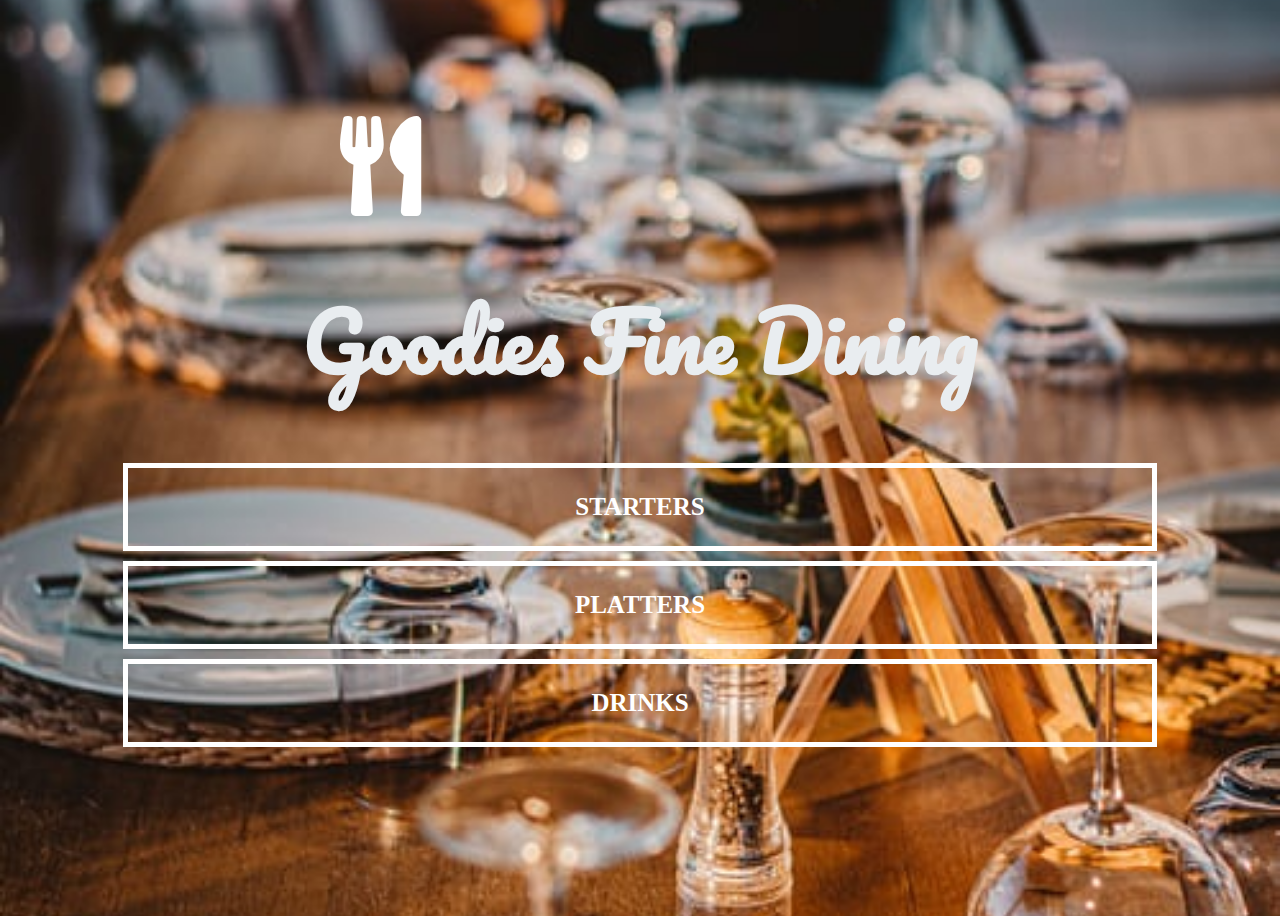
<file: index.html>
<!DOCTYPE html>
<html>

<head>
    <title>Restaurant Menu</title>
    <link rel="stylesheet" href="style.css">
    <link rel="stylesheet" href="fontAwesome/css/all.css">
    <link rel="preconnect" href="https://fonts.googleapis.com">
    <link rel="preconnect" href="https://fonts.gstatic.com" crossorigin>
    <link href="https://fonts.googleapis.com/css2?family=Pacifico&display=swap" rel="stylesheet">
</head>

<body class="body-home">
    <div id="home">

        <ol>
            <i class="fas fa-utensils" style="color: white; font-size: 100px; text-align: center; padding: 100px 100px 0px 300px;"></i>
        </ol>

        <h1 style="font-family: 'Pacifico', cursive; color: rgb(233, 237, 240); font-weight: bolder; font-size: 80px; text-align: center;">Goodies Fine Dining</h1>
        <div class=" home-menu ">
            <a href="starters.html" class="home-menu-item ">
                <p>Starters</p>
            </a>

            <a href="platters.html" class="home-menu-item ">
                <p>Platters</p>
            </a>

            <a href="drinks.html" class="home-menu-item ">
                <p>Drinks</p>
            </a>


        </div>


    </div>
</body>

</html>
</file>
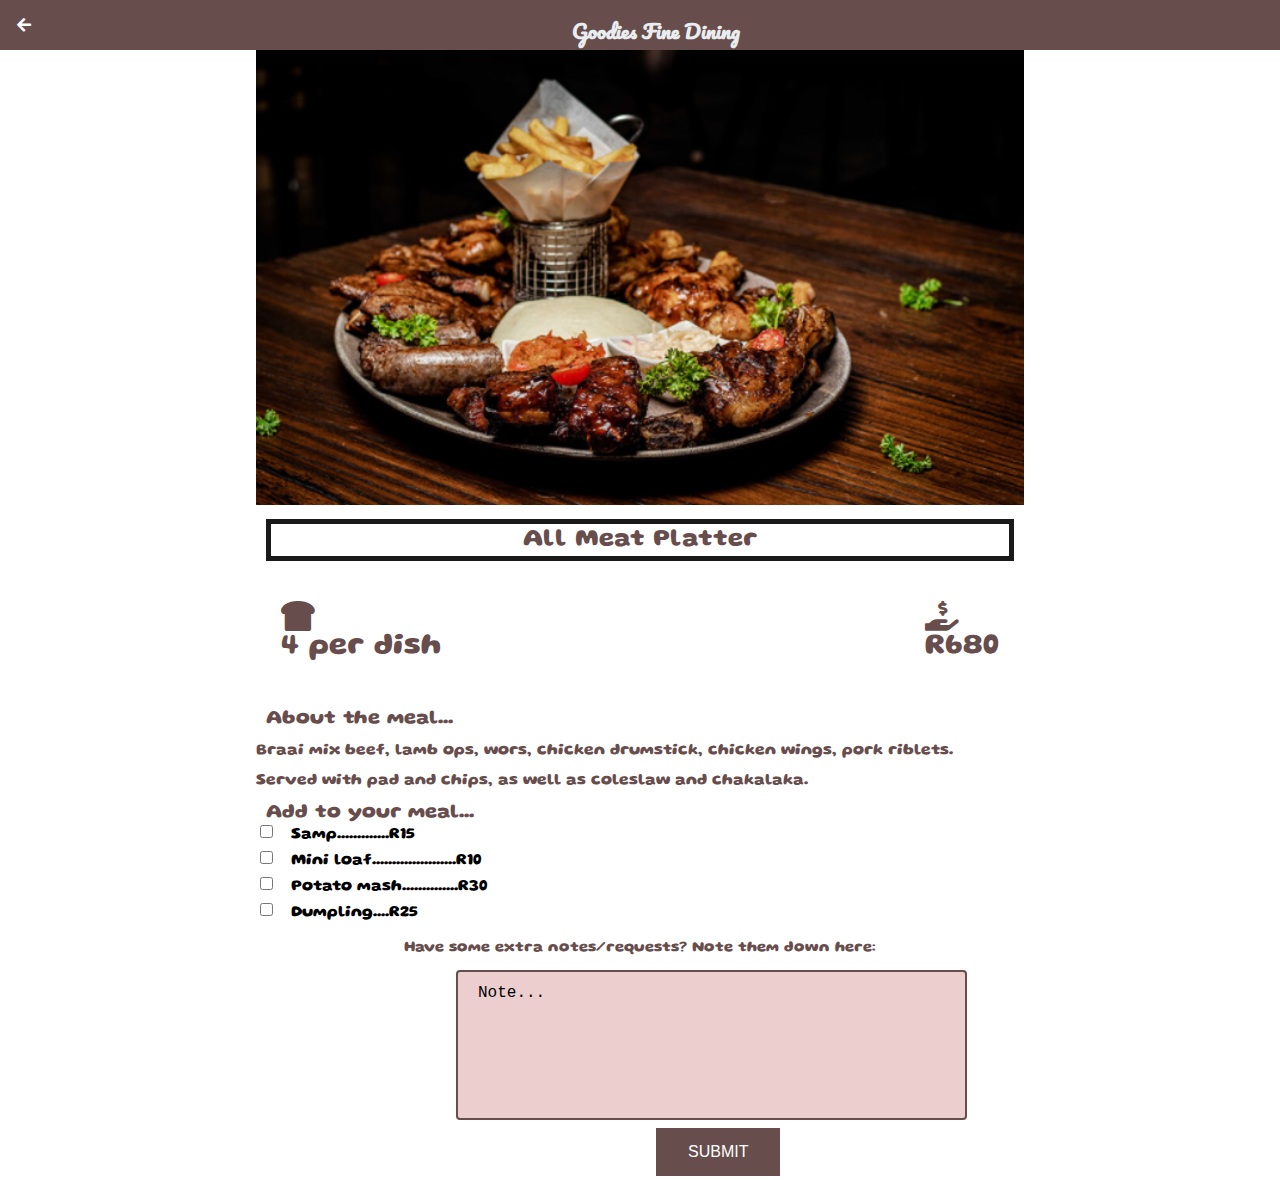
<file: allMeatPlatter.html>
<!DOCTYPE html>
<html>

<head>
    <title>Restaurant Menu | Platters | All Meat Platter</title>
    <link rel="stylesheet" href="style.css">
    <link rel="stylesheet" href="fontAwesome/css/all.css">
    <link rel="preconnect" href="https://fonts.googleapis.com">
    <link rel="preconnect" href="https://fonts.gstatic.com" crossorigin>
    <link href="https://fonts.googleapis.com/css2?family=Pacifico&display=swap" rel="stylesheet">


    <link rel="preconnect" href="https://fonts.googleapis.com">
    <link rel="preconnect" href="https://fonts.gstatic.com" crossorigin>
    <link href="https://fonts.googleapis.com/css2?family=Gluten:wght@100&family=Pacifico&display=swap" rel="stylesheet">


    <style>
        p,
        h1,
        h2,
        h3 {
            font-family: 'Gluten', cursive;
            color: rgb(104, 77, 77);
        }
    </style>
</head>

<body class="body-recipes">

    <div class="header">
        <a href="platters.html">
            <i class="fas fa-arrow-left"></i>
        </a>

        <h1 style="font-family: 'Pacifico', cursive; color: rgb(233, 237, 240); font-weight: bolder; font-size: 20px; text-align: center; ">Goodies Fine Dining</h1>

    </div>

    <div id="recipe">

        <div class="recipe-details">
            <img src="images/allmeatplatter.PNG">

            <h1>All Meat Platter</h1>

            <div class="recipe-details-info">
                <p>
                    <p><b><i class="fas fa-bread-slice"></i><br><span>4 per dish</span></p>
                <p style="float: right;"><i class="fas fa-hand-holding-usd"></i>
                    <br><span>R680</span></p>
            </div>

            <div class="recipe-details-steps">
                <h2>About the meal...</h2>

                <p>Braai mix beef, lamb ops, wors, chicken drumstick, chicken wings, pork riblets.</p>
            <p>Served with pad and chips, as well as coleslaw and chakalaka.</p></div>

            <div class="recipe-details-ingredients">
                <h2>Add to your meal...</h2>

                <input id="check-02" type="checkbox">
                <label for="check-02">Samp.............R15</label>
                <br>
                <input id="check-03" type="checkbox">
                <label for="check-03">Mini loaf.....................R10</label>
                <br>
                <input id="check-04" type="checkbox">
                <label for="check-04">Potato mash..............R30</label>
                <br>
                <input id="check-05" type="checkbox">
                <label for="check-05">Dumpling....R25</label>
            </div>

            <h3 style="text-align: center; font-size: 15px;">Have some extra notes/requests? Note them down here:</h3>
            <form style="padding-left: 200px;">
                <textarea>Note...</textarea>
            </form>
            <a href="thankyou.html"><button class="button button1" style="margin-left: 400px;">SUBMIT</button></a>

        </div>
    </div>
</body>



</html>
</file>
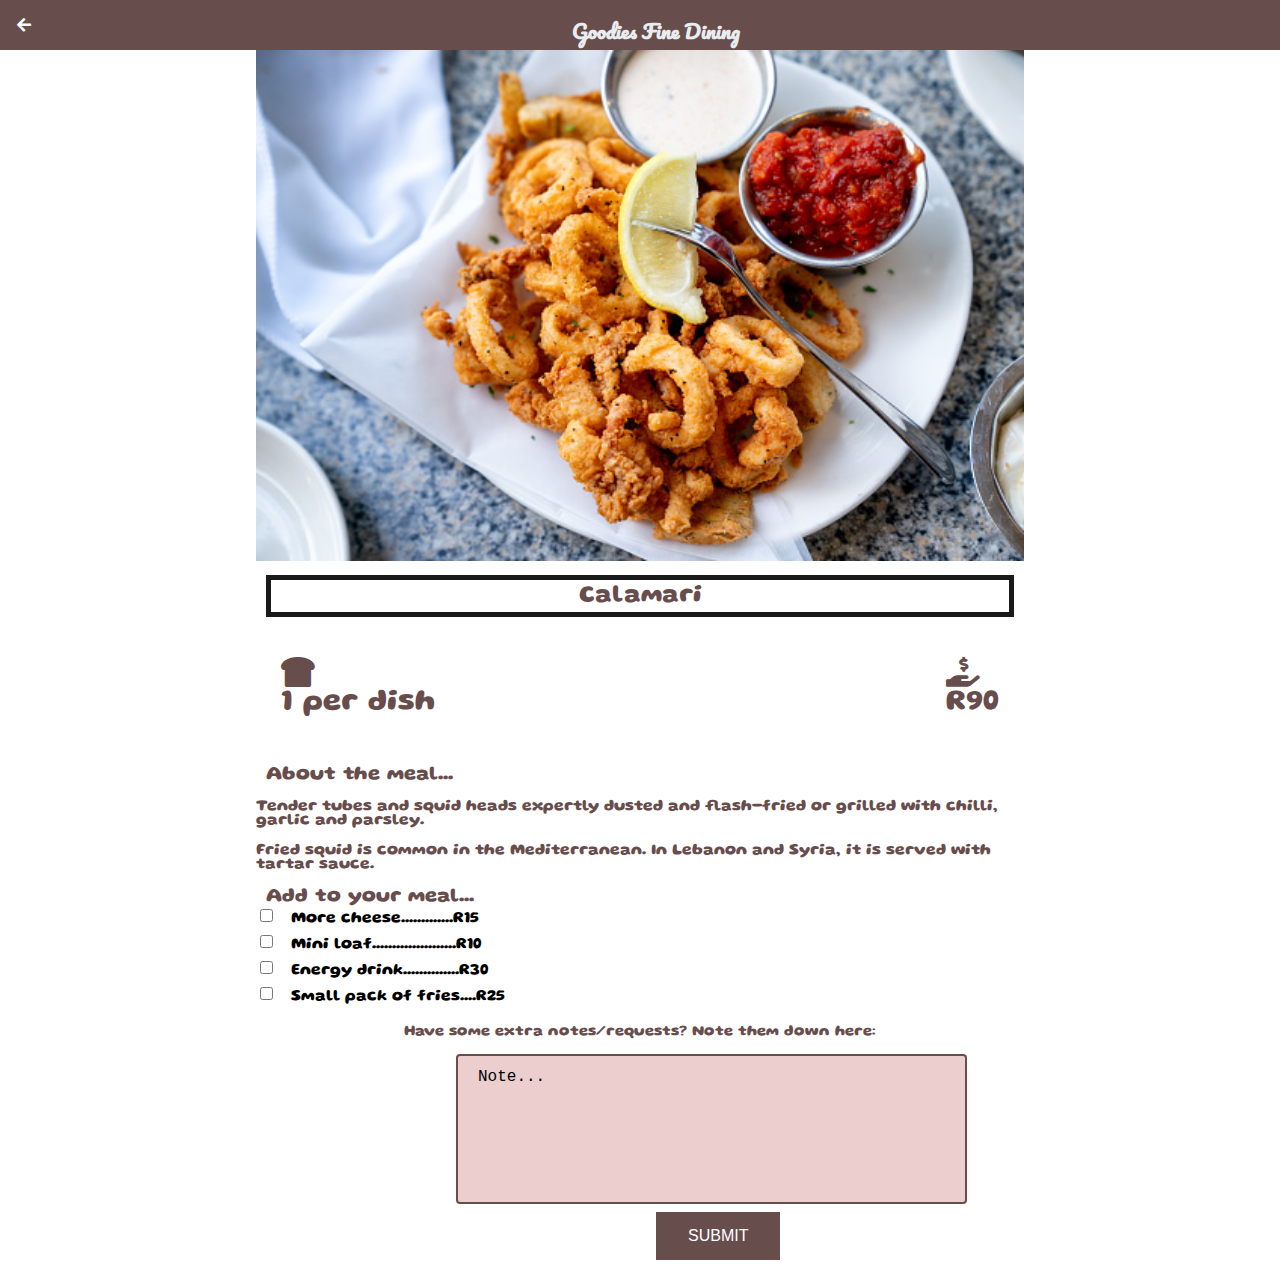
<file: calamari.html>
<!DOCTYPE html>
<html>

<head>
    <title>Restaurant Menu | Starters | Calamari</title>
    <link rel="stylesheet" href="style.css">
    <link rel="stylesheet" href="fontAwesome/css/all.css">
    <link rel="preconnect" href="https://fonts.googleapis.com">
    <link rel="preconnect" href="https://fonts.gstatic.com" crossorigin>
    <link href="https://fonts.googleapis.com/css2?family=Pacifico&display=swap" rel="stylesheet">


    <link rel="preconnect" href="https://fonts.googleapis.com">
    <link rel="preconnect" href="https://fonts.gstatic.com" crossorigin>
    <link href="https://fonts.googleapis.com/css2?family=Gluten:wght@100&family=Pacifico&display=swap" rel="stylesheet">


    <style>
        p,
        h1,
        h2,
        h3 {
            font-family: 'Gluten', cursive;
            color: rgb(104, 77, 77);
        }
    </style>
</head>

<body class="body-recipes">

    <div class="header">
        <a href="starters.html">
            <i class="fas fa-arrow-left"></i>
        </a>

        <h1 style="font-family: 'Pacifico', cursive; color: rgb(233, 237, 240); font-weight: bolder; font-size: 20px; text-align: center; ">Goodies Fine Dining</h1>

    </div>

    <div id="recipe">

        <div class="recipe-details">
            <img src="images/calamari.jpg">

            <h1>Calamari</h1>

            <div class="recipe-details-info">
                <p>
                    <p><b><i class="fas fa-bread-slice"></i><br><span>1 per dish</span></p>
                <p style="float: right;"><i class="fas fa-hand-holding-usd"></i>
                    <br><span>R90</span></p>
            </div>

            <div class="recipe-details-steps">
                <h2>About the meal...</h2>

                <p>Tender tubes and squid heads expertly dusted and flash-fried
                    or grilled with chilli, garlic and parsley.</p>
                <p>Fried squid is common in the Mediterranean. In Lebanon and Syria, it is served with tartar sauce.</p>
            </div>

            <div class="recipe-details-ingredients">
                <h2>Add to your meal...</h2>

                <input id="check-02" type="checkbox">
                <label for="check-02">More cheese.............R15</label>
                <br>
                <input id="check-03" type="checkbox">
                <label for="check-03">Mini loaf.....................R10</label>
                <br>
                <input id="check-04" type="checkbox">
                <label for="check-04">Energy drink..............R30</label>
                <br>
                <input id="check-05" type="checkbox">
                <label for="check-05">Small pack of fries....R25</label>
            </div>

            <h3 style="text-align: center; font-size: 15px;">Have some extra notes/requests? Note them down here:</h3>
            <form style="padding-left: 200px;">
                <textarea>Note...</textarea>
            </form>
            <a href="thankyou.html"><button class="button button1" style="margin-left: 400px;">SUBMIT</button></a>

        </div>
    </div>
</body>

</html>
</body>

</html>
</file>
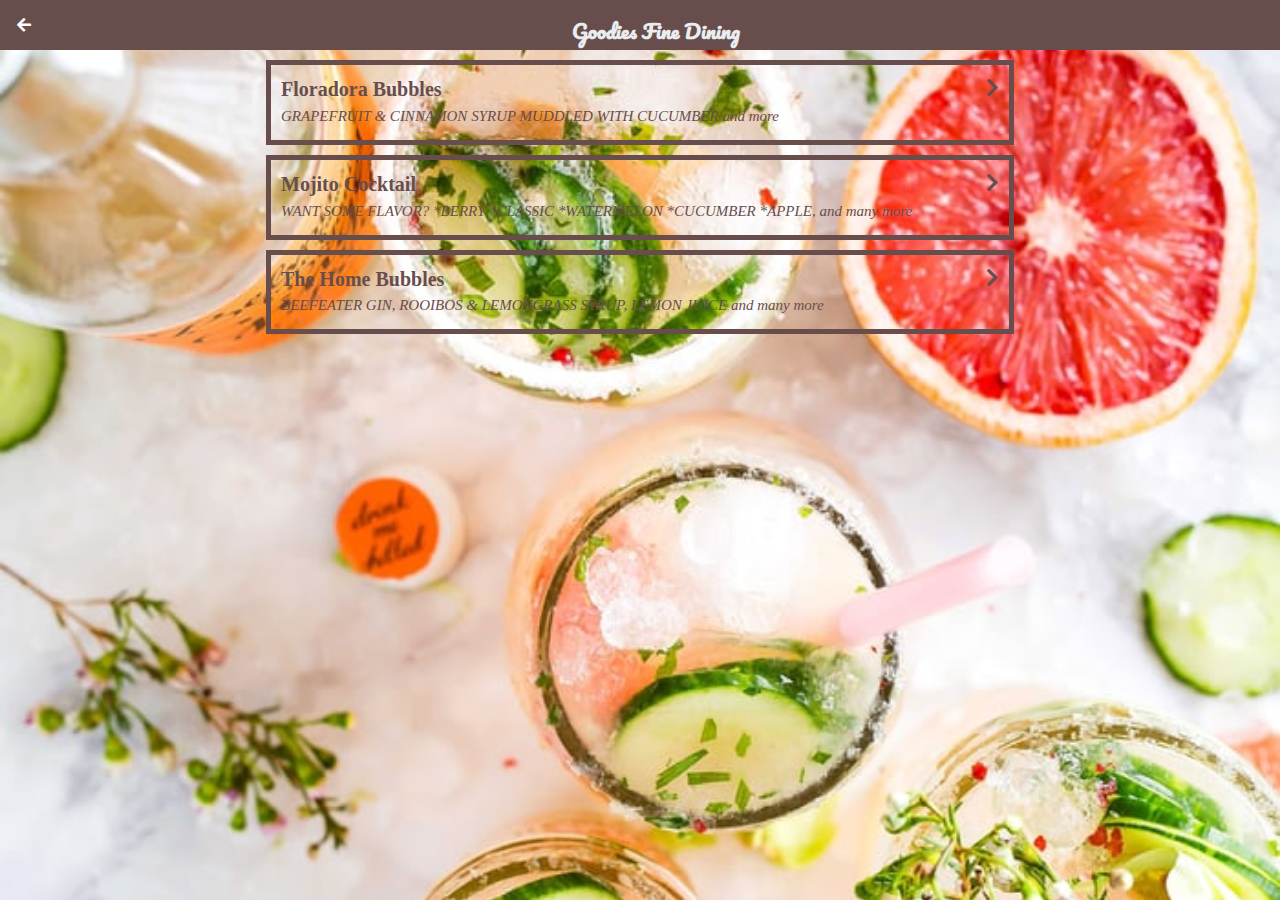
<file: drinks.html>
<!DOCTYPE html>
<html>

<head>
    <title>Restaurant Menu | Drinks</title>
    <link rel="stylesheet" href="style.css">
    <link rel="stylesheet" href="fontAwesome/css/all.css">
    <link rel="preconnect" href="https://fonts.googleapis.com">
    <link rel="preconnect" href="https://fonts.gstatic.com" crossorigin>
    <link href="https://fonts.googleapis.com/css2?family=Pacifico&display=swap" rel="stylesheet">
    <link rel="stylesheet" href="fontAwesome/css/all.css">

</head>

<body class="body-meals " style="background-image: url('images/drinks.jpg');">

    <div class="header">
        <a href="index.html">
            <i class="fas fa-arrow-left"></i>
        </a>

        <h1 style="font-family: 'Pacifico', cursive; color: rgb(233, 237, 240); font-weight: bolder; font-size: 20px; text-align: center; ">Goodies Fine Dining</h1>

    </div>

    <div id="meals">

        <div class="meals-list">

            <a href="floradora.html">
                <div class="meals-list-item">
                    <h1>Floradora Bubbles<i class="fas fa-chevron-right"></i></i>
                    </h1>

                    <p>GRAPEFRUIT & CINNAMON SYRUP MUDDLED WITH CUCUMBER and more</p>
                </div>
            </a>

            <a href="mojito.html">
                <div class="meals-list-item">
                    <h1>Mojito Cocktail<i class="fas fa-chevron-right"></i></i>
                    </h1>

                    <p>WANT SOME FLAVOR? *BERRY *CLASSIC *WATERMELON *CUCUMBER *APPLE, and many more</p>
                </div>
            </a>

            <a href="homeBubbles.html">
                <div class="meals-list-item">
                    <h1>The Home Bubbles<i class="fas fa-chevron-right"></i></i>
                    </h1>

                    <p>BEEFEATER GIN, ROOIBOS & LEMONGRASS SYRUP, LEMON JUICE and many more</p>
                </div>
            </a>
        </div>
    </div>
</body>

</html>
</file>
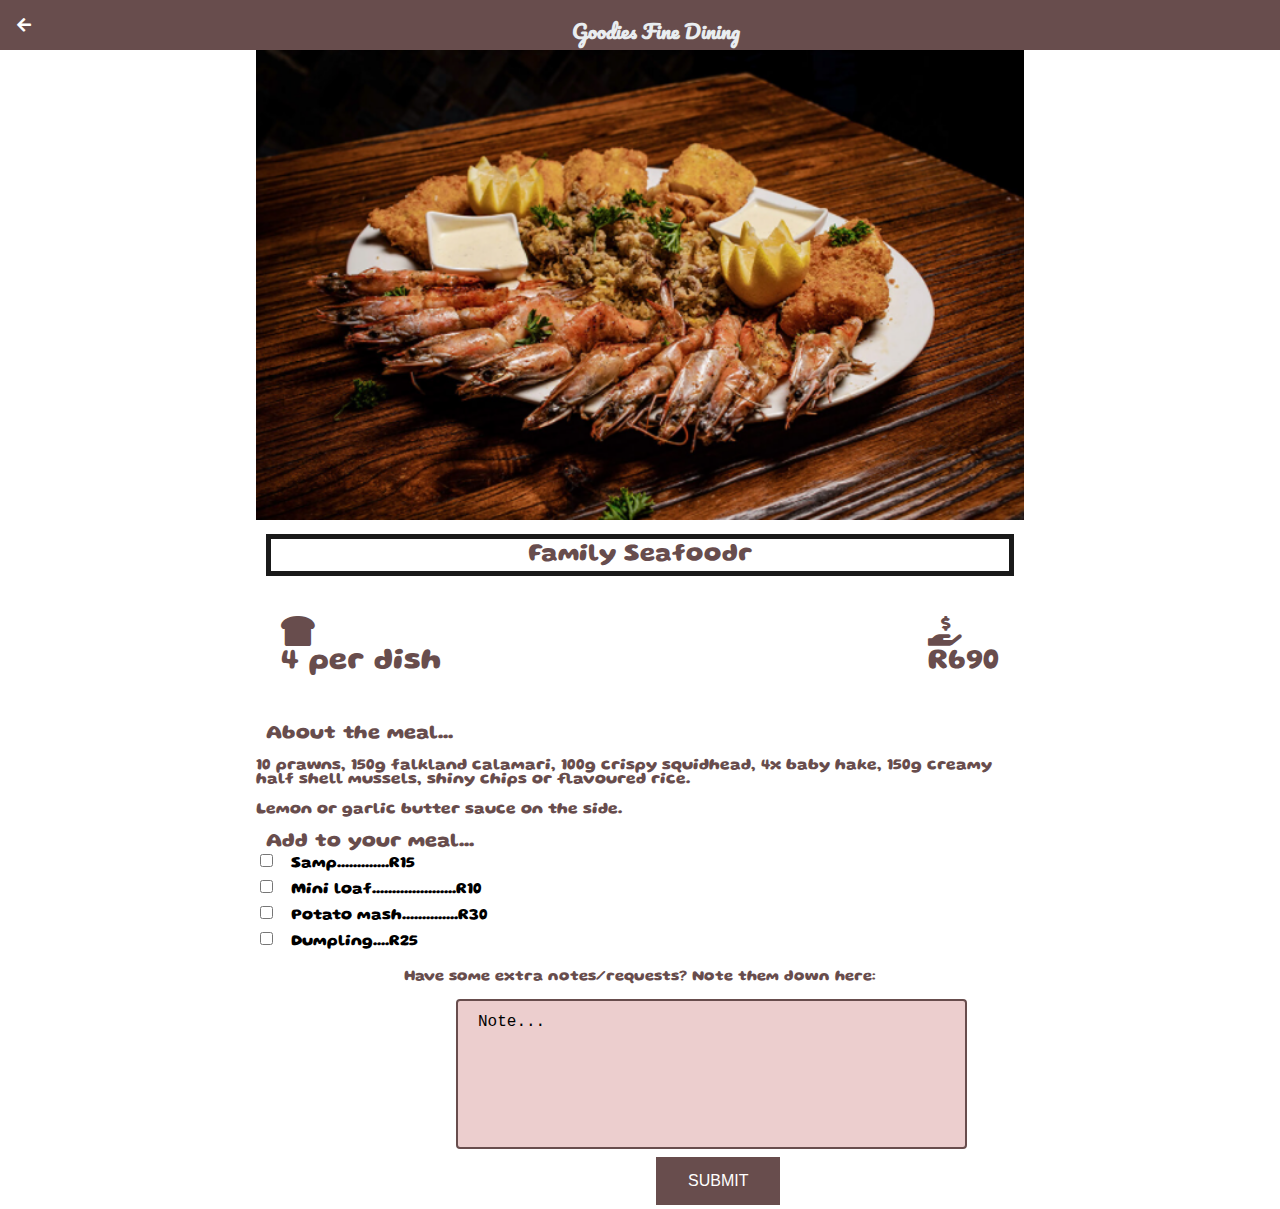
<file: familySeafood.html>
<!DOCTYPE html>
<html>

<head>
    <title>Restaurant Menu | Platters | Family Sea Food</title>
    <link rel="stylesheet" href="style.css">
    <link rel="stylesheet" href="fontAwesome/css/all.css">
    <link rel="preconnect" href="https://fonts.googleapis.com">
    <link rel="preconnect" href="https://fonts.gstatic.com" crossorigin>
    <link href="https://fonts.googleapis.com/css2?family=Pacifico&display=swap" rel="stylesheet">


    <link rel="preconnect" href="https://fonts.googleapis.com">
    <link rel="preconnect" href="https://fonts.gstatic.com" crossorigin>
    <link href="https://fonts.googleapis.com/css2?family=Gluten:wght@100&family=Pacifico&display=swap" rel="stylesheet">


    <style>
        p,
        h1,
        h2,
        h3 {
            font-family: 'Gluten', cursive;
            color: rgb(104, 77, 77);
        }
    </style>
</head>

<body class="body-recipes">

    <div class="header">
        <a href="platters.html">
            <i class="fas fa-arrow-left"></i>
        </a>

        <h1 style="font-family: 'Pacifico', cursive; color: rgb(233, 237, 240); font-weight: bolder; font-size: 20px; text-align: center; ">Goodies Fine Dining</h1>

    </div>

    <div id="recipe">

        <div class="recipe-details">
            <img src="images/familySeafood.PNG">

            <h1>Family Seafoodr</h1>

            <div class="recipe-details-info">
                <p>
                    <p><b><i class="fas fa-bread-slice"></i><br><span>4 per dish</span></p>
                <p style="float: right;"><i class="fas fa-hand-holding-usd"></i>
                    <br><span>R690</span></p>
            </div>

            <div class="recipe-details-steps">
                <h2>About the meal...</h2>

                <p>10 prawns, 150g falkland calamari, 100g crispy squidhead, 4x baby hake, 150g creamy half shell mussels, shiny chips or flavoured rice.</p>
        <p>Lemon or garlic butter sauce on the side.</p></div>

            <div class="recipe-details-ingredients">
                <h2>Add to your meal...</h2>

                <input id="check-02" type="checkbox">
                <label for="check-02">Samp.............R15</label>
                <br>
                <input id="check-03" type="checkbox">
                <label for="check-03">Mini loaf.....................R10</label>
                <br>
                <input id="check-04" type="checkbox">
                <label for="check-04">Potato mash..............R30</label>
                <br>
                <input id="check-05" type="checkbox">
                <label for="check-05">Dumpling....R25</label>
            </div>

            <h3 style="text-align: center; font-size: 15px;">Have some extra notes/requests? Note them down here:</h3>
            <form style="padding-left: 200px;">
                <textarea>Note...</textarea>
            </form>
            <a href="thankyou.html"><button class="button button1" style="margin-left: 400px;">SUBMIT</button></a>

        </div>
    </div>
</body>



</html>
</file>
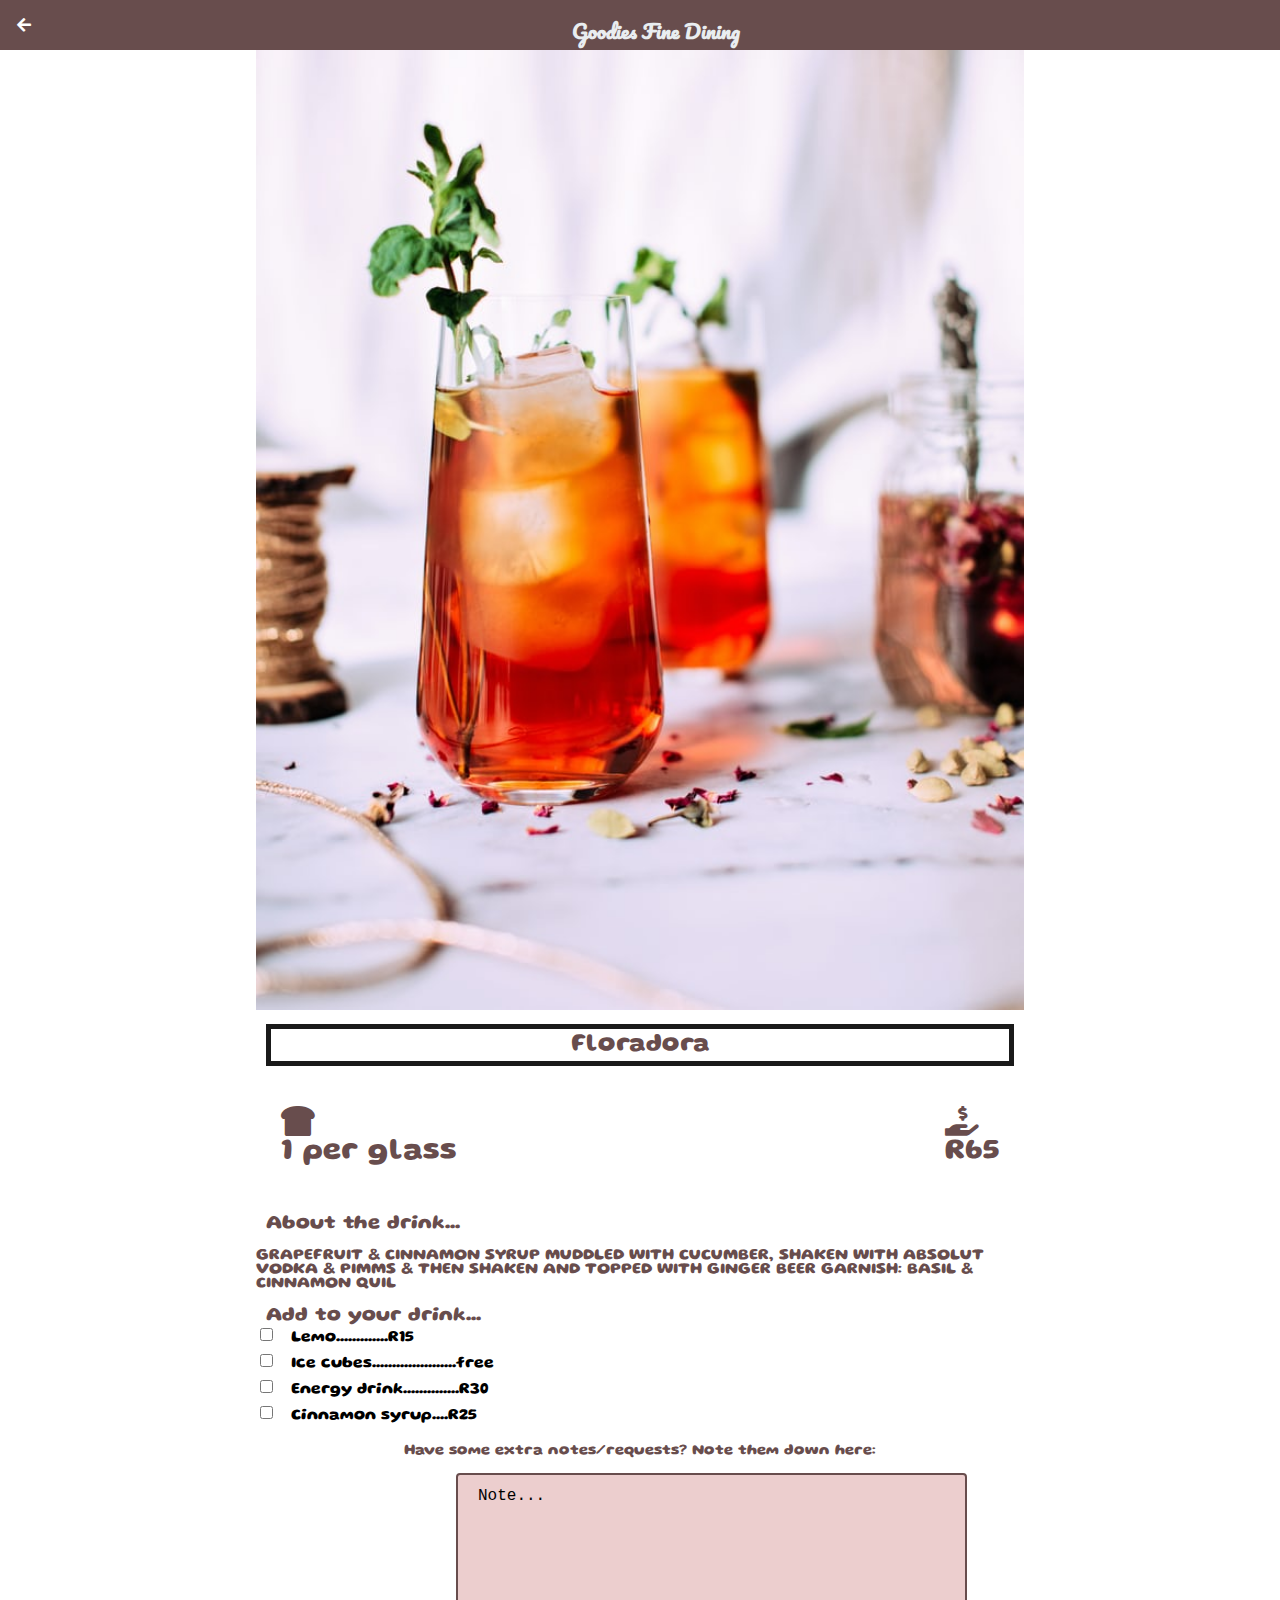
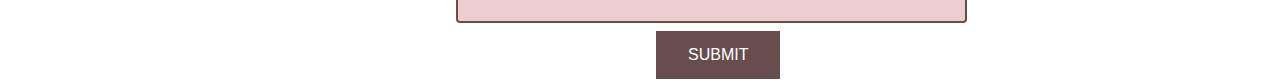
<file: floradora.html>
<!DOCTYPE html>
<html>

<head>
    <title>Restaurant Menu | Drinks | Floradora</title>
    <link rel="stylesheet" href="style.css">
    <link rel="stylesheet" href="fontAwesome/css/all.css">
    <link rel="preconnect" href="https://fonts.googleapis.com">
    <link rel="preconnect" href="https://fonts.gstatic.com" crossorigin>
    <link href="https://fonts.googleapis.com/css2?family=Pacifico&display=swap" rel="stylesheet">


    <link rel="preconnect" href="https://fonts.googleapis.com">
    <link rel="preconnect" href="https://fonts.gstatic.com" crossorigin>
    <link href="https://fonts.googleapis.com/css2?family=Gluten:wght@100&family=Pacifico&display=swap" rel="stylesheet">


    <style>
        p,
        h1,
        h2,
        h3 {
            font-family: 'Gluten', cursive;
            color: rgb(104, 77, 77);
        }
    </style>
</head>

<body class="body-recipes">

    <div class="header">
        <a href="drinks.html">
            <i class="fas fa-arrow-left"></i>
        </a>

        <h1 style="font-family: 'Pacifico', cursive; color: rgb(233, 237, 240); font-weight: bolder; font-size: 20px; text-align: center; ">Goodies Fine Dining</h1>

    </div>

    <div id="recipe">

        <div class="recipe-details">
            <img src="images/floradora.jpg">

            <h1>Floradora</h1>

            <div class="recipe-details-info">
                <p>
                    <p><b><i class="fas fa-bread-slice"></i><br><span>1 per glass</span></p>
                <p style="float: right;"><i class="fas fa-hand-holding-usd"></i>
                    <br><span>R65</span></p>
            </div>

            <div class="recipe-details-steps">
                <h2>About the drink...</h2>

                <p>GRAPEFRUIT & CINNAMON SYRUP MUDDLED WITH CUCUMBER, SHAKEN WITH ABSOLUT VODKA & PIMMS & THEN SHAKEN AND TOPPED WITH GINGER BEER GARNISH: BASIL & CINNAMON QUIL</p>
            </div>

            <div class="recipe-details-ingredients">
                <h2>Add to your drink...</h2>

                <input id="check-02" type="checkbox">
                <label for="check-02">Lemo.............R15</label>
                <br>
                <input id="check-03" type="checkbox">
                <label for="check-03">Ice cubes.....................free</label>
                <br>
                <input id="check-04" type="checkbox">
                <label for="check-04">Energy drink..............R30</label>
                <br>
                <input id="check-05" type="checkbox">
                <label for="check-05">Cinnamon syrup....R25</label>
            </div>

            <h3 style="text-align: center; font-size: 15px;">Have some extra notes/requests? Note them down here:</h3>
            <form style="padding-left: 200px;">
                <textarea>Note...</textarea>
            </form>
            <a href="thankyou.html"><button class="button button1" style="margin-left: 400px;">SUBMIT</button></a>

        </div>
    </div>
</body>

</html>
</body>

</html>
</file>
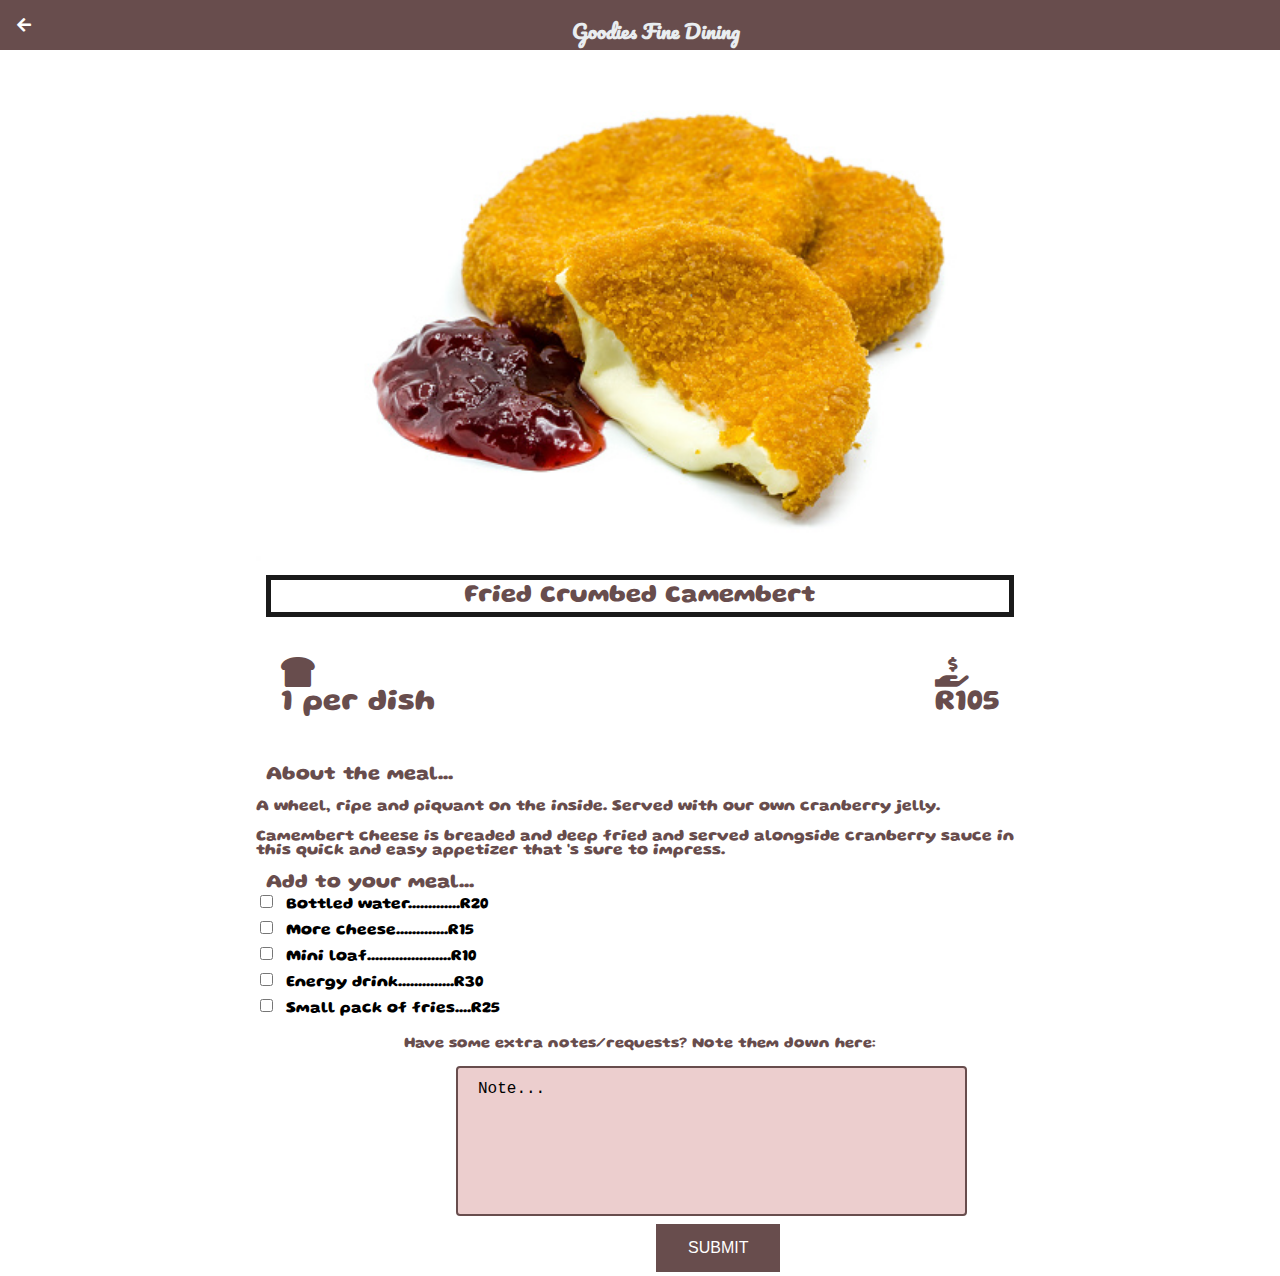
<file: friedCrumbedCamembert.html>
<!DOCTYPE html>
<html>

<head>
    <title>Restaurant Menu | Starters | Fried Crumbed Camembert</title>
    <link rel="stylesheet" href="style.css">
    <link rel="stylesheet" href="fontAwesome/css/all.css">
    <link rel="preconnect" href="https://fonts.googleapis.com">
    <link rel="preconnect" href="https://fonts.gstatic.com" crossorigin>
    <link href="https://fonts.googleapis.com/css2?family=Pacifico&display=swap" rel="stylesheet">

    <link rel="preconnect" href="https://fonts.googleapis.com">
    <link rel="preconnect" href="https://fonts.gstatic.com" crossorigin>
    <link href="https://fonts.googleapis.com/css2?family=Gluten:wght@100&family=Pacifico&display=swap" rel="stylesheet">

    <style>
        p,
        h1,
        h2,
        h3 {
            font-family: 'Gluten', cursive;
            color: rgb(104, 77, 77);
        }
    </style>
</head>

<body class="body-recipes">
    <div class="header"><a href="starters.html"><i class="fas fa-arrow-left"></i></a>
        <h1 style="font-family: 'Pacifico', cursive; color: rgb(233, 237, 240); font-weight: bolder; font-size: 20px; text-align: center; ">Goodies Fine Dining</h1>
    </div>
    <div id="recipe">
        <div class="recipe-details"><img src="images/friedCrumbedCamembert.jpg">
            <h1>Fried Crumbed Camembert</h1>
            <div class="recipe-details-info">
                <p>
                    <p><b><i class="fas fa-bread-slice"></i><br><span>1 per dish</span></p>
                <p style="float: right;"><i class="fas fa-hand-holding-usd"></i>
                    <br><span>R105</span></p>   
            </div>
            <div class="recipe-details-steps">
                <h2>About the meal...</h2>
                <p>A wheel, ripe and piquant on the inside. Served with our own cranberry jelly.</p>
                <p>Camembert cheese is breaded and deep fried and served alongside cranberry sauce in this quick and easy appetizer that 's sure to impress.</p>
            </div>
            <div class="recipe-details-ingredients">
                <h2>Add to your meal...</h2>

                <input id="check-01" type="checkbox"><label for="check-01">Bottled water.............R20</label>
                <br>
                <input id="check-02" type="checkbox"><label for="check-02">More cheese.............R15</label>
                <br>
                <input id="check-03" type="checkbox"><label for="check-03">Mini loaf.....................R10</label>
                <br>
                <input id="check-04" type="checkbox"><label for="check-04">Energy drink..............R30</label>
                <br>
                <input id="check-05" type="checkbox"><label for="check-05">Small pack of fries....R25</label>
            </div>

            <h3 style="text-align: center; font-size: 15px;">Have some extra notes/requests? Note them down here:</h3>
            <form style="padding-left: 200px;">
                <textarea>Note...</textarea>
            </form>
            <a href="thankyou.html"><button class="button button1" style="margin-left: 400px;">SUBMIT</button></a>
</div>
</body>

</html>
</file>
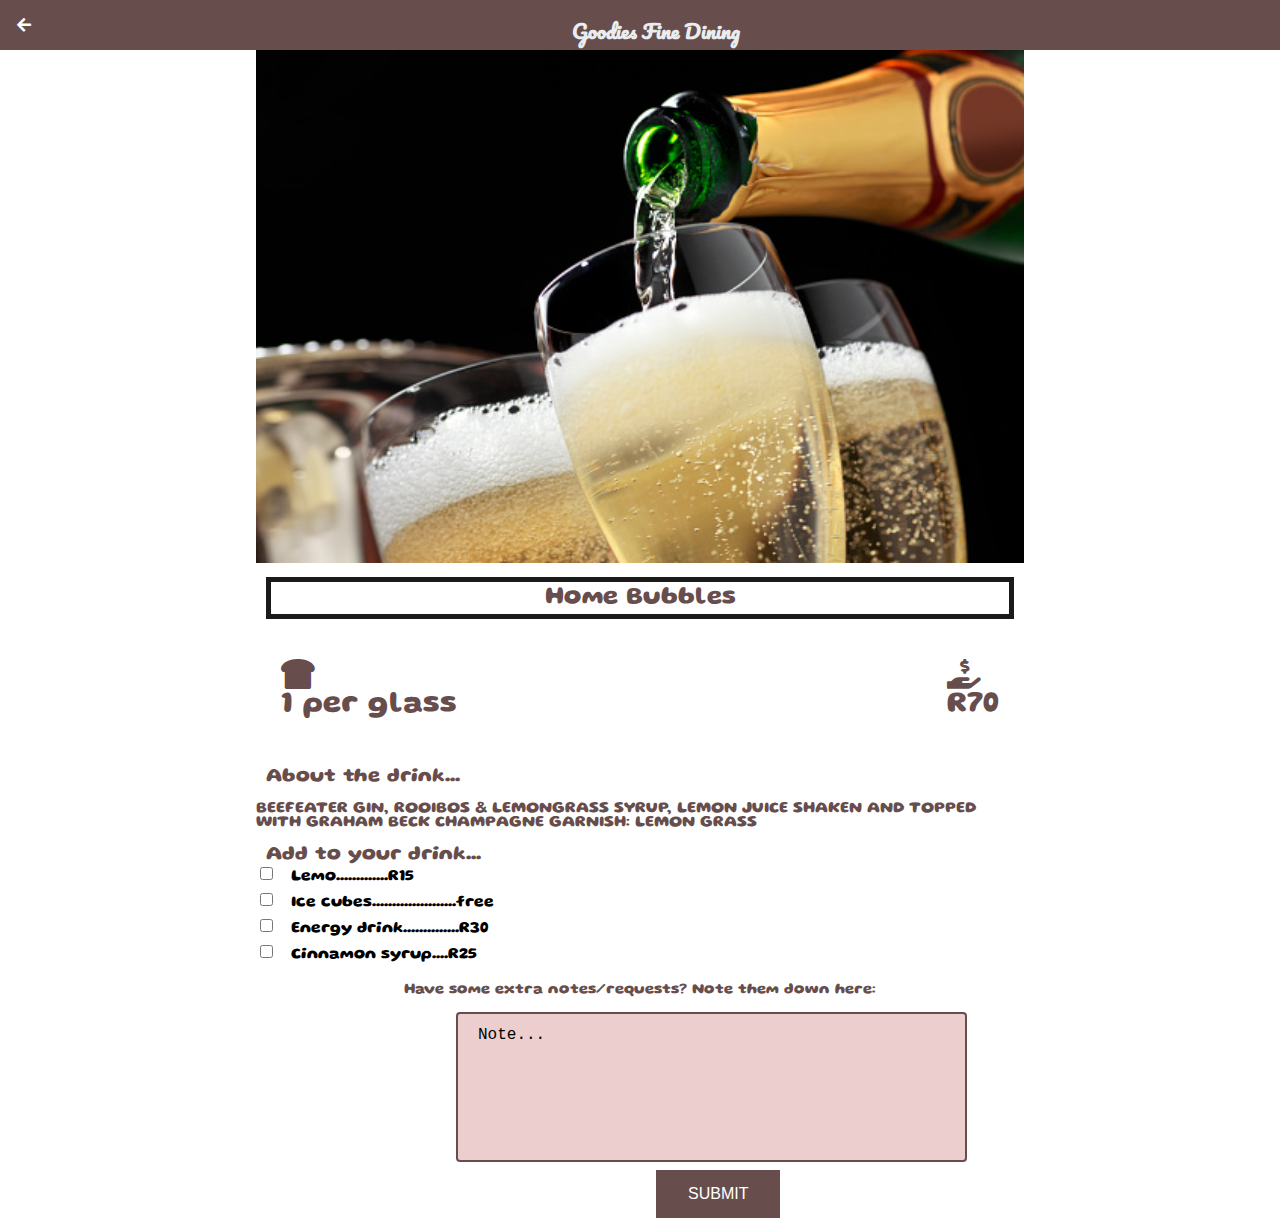
<file: homeBubbles.html>
<!DOCTYPE html>
<html>

<head>
    <title>Restaurant Menu | Drinks | Home Bubbles</title>
    <link rel="stylesheet" href="style.css">
    <link rel="stylesheet" href="fontAwesome/css/all.css">
    <link rel="preconnect" href="https://fonts.googleapis.com">
    <link rel="preconnect" href="https://fonts.gstatic.com" crossorigin>
    <link href="https://fonts.googleapis.com/css2?family=Pacifico&display=swap" rel="stylesheet">


    <link rel="preconnect" href="https://fonts.googleapis.com">
    <link rel="preconnect" href="https://fonts.gstatic.com" crossorigin>
    <link href="https://fonts.googleapis.com/css2?family=Gluten:wght@100&family=Pacifico&display=swap" rel="stylesheet">


    <style>
        p,
        h1,
        h2,
        h3 {
            font-family: 'Gluten', cursive;
            color: rgb(104, 77, 77);
        }
    </style>
</head>

<body class="body-recipes">

    <div class="header">
        <a href="drinks.html">
            <i class="fas fa-arrow-left"></i>
        </a>

        <h1 style="font-family: 'Pacifico', cursive; color: rgb(233, 237, 240); font-weight: bolder; font-size: 20px; text-align: center; ">Goodies Fine Dining</h1>

    </div>

    <div id="recipe">

        <div class="recipe-details">
            <img src="images/homeBubbles.jpg">

            <h1>Home Bubbles</h1>

            <div class="recipe-details-info">
                <p>
                    <p><b><i class="fas fa-bread-slice"></i><br><span>1 per glass</span></p>
                <p style="float: right;"><i class="fas fa-hand-holding-usd"></i>
                    <br><span>R70</span></p>
            </div>

            <div class="recipe-details-steps">
                <h2>About the drink...</h2>

                <p>BEEFEATER GIN, ROOIBOS & LEMONGRASS SYRUP, LEMON JUICE SHAKEN AND TOPPED WITH GRAHAM BECK CHAMPAGNE GARNISH: LEMON GRASS</p>
            </div>

            <div class="recipe-details-ingredients">
                <h2>Add to your drink...</h2>

                <input id="check-02" type="checkbox">
                <label for="check-02">Lemo.............R15</label>
                <br>
                <input id="check-03" type="checkbox">
                <label for="check-03">Ice cubes.....................free</label>
                <br>
                <input id="check-04" type="checkbox">
                <label for="check-04">Energy drink..............R30</label>
                <br>
                <input id="check-05" type="checkbox">
                <label for="check-05">Cinnamon syrup....R25</label>
            </div>

            <h3 style="text-align: center; font-size: 15px;">Have some extra notes/requests? Note them down here:</h3>
            <form style="padding-left: 200px;">
                <textarea>Note...</textarea>
            </form>
            <a href="thankyou.html"><button class="button button1" style="margin-left: 400px;">SUBMIT</button></a>

        </div>
    </div>
</body>

</html>
</body>

</html>
</file>
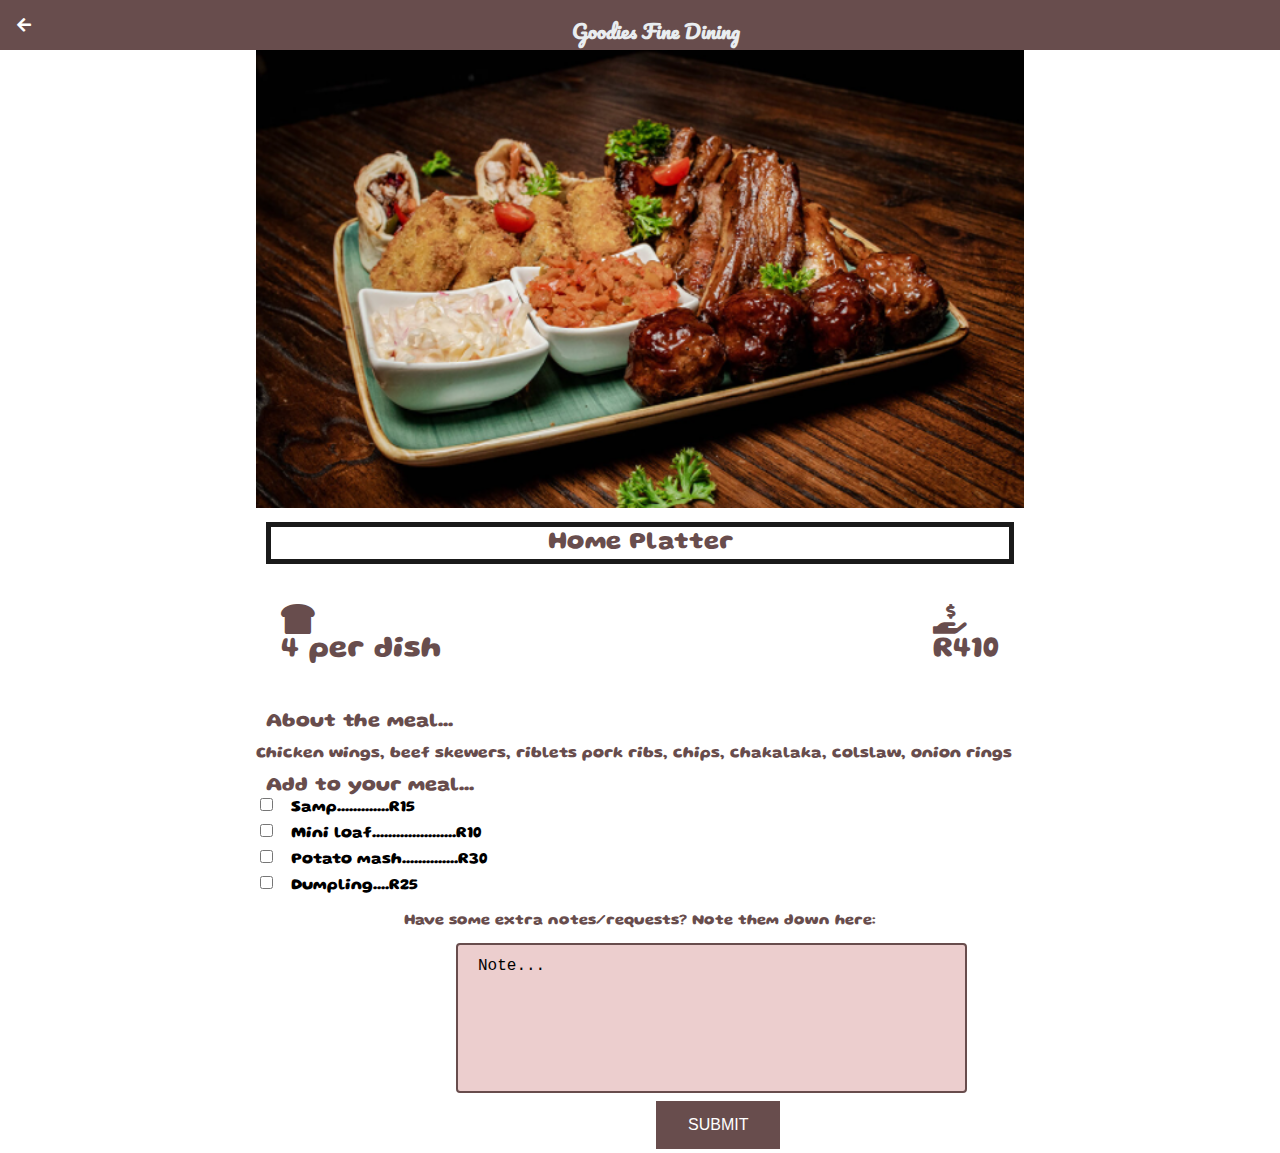
<file: homePlatter.html>
<!DOCTYPE html>
<html>

<head>
    <title>Restaurant Menu | Platters | Home Platter</title>
    <link rel="stylesheet" href="style.css">
    <link rel="stylesheet" href="fontAwesome/css/all.css">
    <link rel="preconnect" href="https://fonts.googleapis.com">
    <link rel="preconnect" href="https://fonts.gstatic.com" crossorigin>
    <link href="https://fonts.googleapis.com/css2?family=Pacifico&display=swap" rel="stylesheet">


    <link rel="preconnect" href="https://fonts.googleapis.com">
    <link rel="preconnect" href="https://fonts.gstatic.com" crossorigin>
    <link href="https://fonts.googleapis.com/css2?family=Gluten:wght@100&family=Pacifico&display=swap" rel="stylesheet">


    <style>
        p,
        h1,
        h2,
        h3 {
            font-family: 'Gluten', cursive;
            color: rgb(104, 77, 77);
        }
    </style>
</head>

<body class="body-recipes">

    <div class="header">
        <a href="platters.html">
            <i class="fas fa-arrow-left"></i>
        </a>

        <h1 style="font-family: 'Pacifico', cursive; color: rgb(233, 237, 240); font-weight: bolder; font-size: 20px; text-align: center; ">Goodies Fine Dining</h1>

    </div>

    <div id="recipe">

        <div class="recipe-details">
            <img src="images/homePlatter.PNG">

            <h1>Home Platter</h1>

            <div class="recipe-details-info">
                <p>
                    <p><b><i class="fas fa-bread-slice"></i><br><span>4 per dish</span></p>
                <p style="float: right;"><i class="fas fa-hand-holding-usd"></i>
                    <br><span>R410</span></p>
            </div>

            <div class="recipe-details-steps">
                <h2>About the meal...</h2>

                <p>Chicken wings, beef skewers, riblets pork ribs, chips, chakalaka, colslaw, onion rings</p>
        </div>

            <div class="recipe-details-ingredients">
                <h2>Add to your meal...</h2>

                <input id="check-02" type="checkbox">
                <label for="check-02">Samp.............R15</label>
                <br>
                <input id="check-03" type="checkbox">
                <label for="check-03">Mini loaf.....................R10</label>
                <br>
                <input id="check-04" type="checkbox">
                <label for="check-04">Potato mash..............R30</label>
                <br>
                <input id="check-05" type="checkbox">
                <label for="check-05">Dumpling....R25</label>
            </div>

            <h3 style="text-align: center; font-size: 15px;">Have some extra notes/requests? Note them down here:</h3>
            <form style="padding-left: 200px;">
                <textarea>Note...</textarea>
            </form>
            <a href="thankyou.html"><button class="button button1" style="margin-left: 400px;">SUBMIT</button></a>

        </div>
    </div>
</body>



</html>
</file>
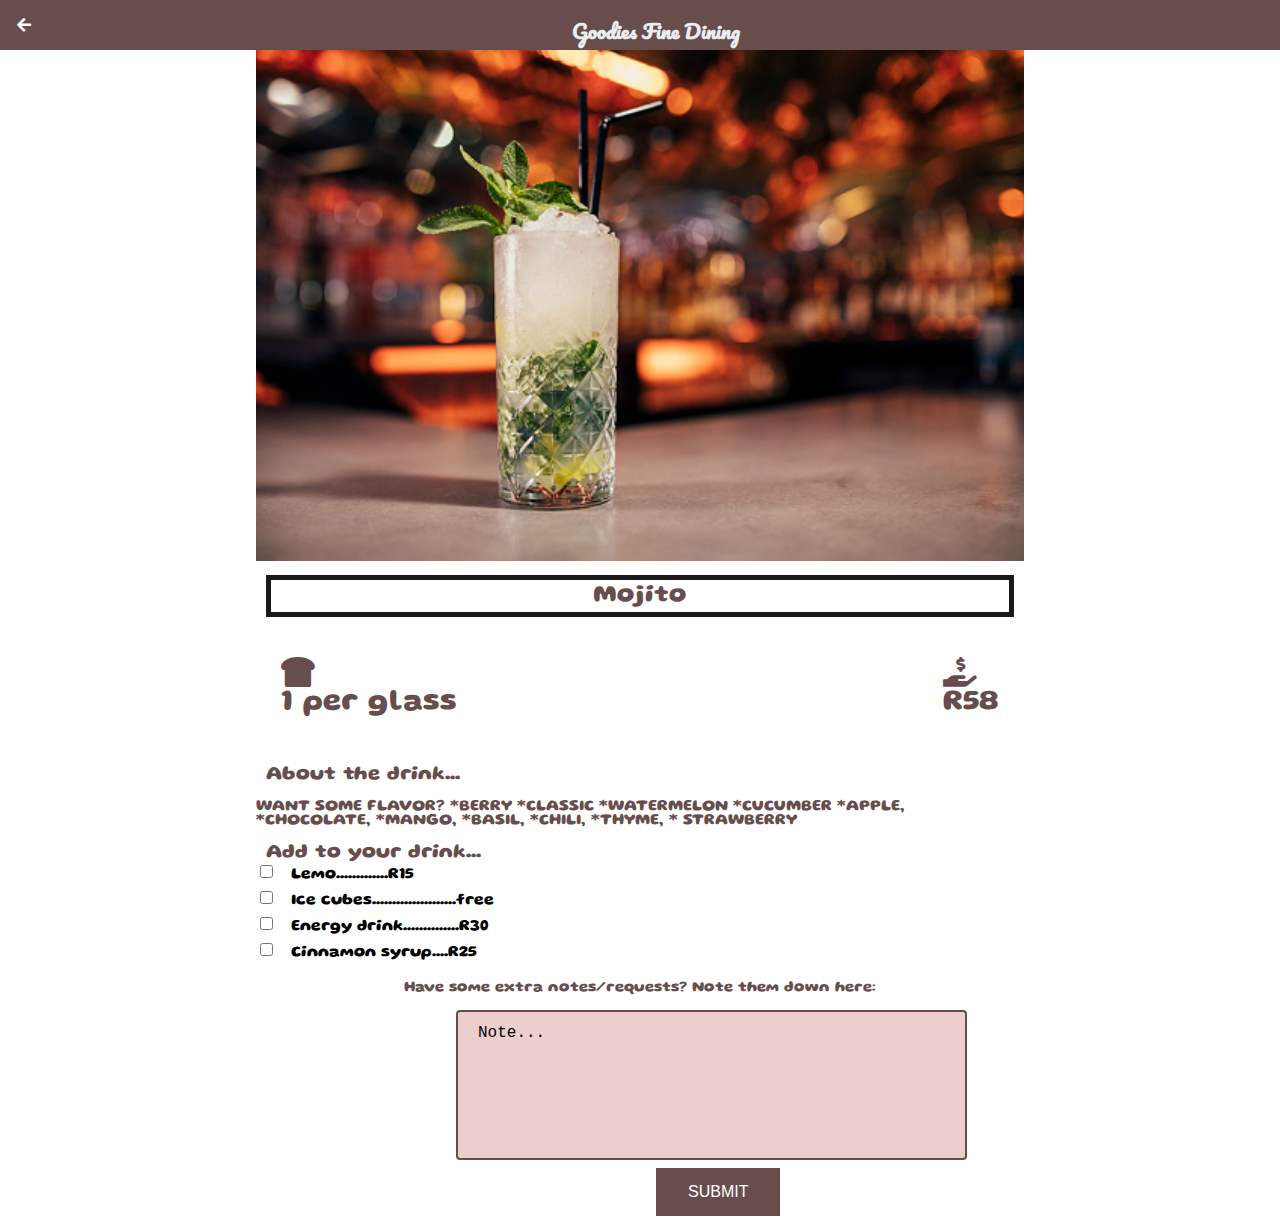
<file: mojito.html>
<!DOCTYPE html>
<html>

<head>
    <title>Restaurant Menu | Drinks | Mojito</title>
    <link rel="stylesheet" href="style.css">
    <link rel="stylesheet" href="fontAwesome/css/all.css">
    <link rel="preconnect" href="https://fonts.googleapis.com">
    <link rel="preconnect" href="https://fonts.gstatic.com" crossorigin>
    <link href="https://fonts.googleapis.com/css2?family=Pacifico&display=swap" rel="stylesheet">


    <link rel="preconnect" href="https://fonts.googleapis.com">
    <link rel="preconnect" href="https://fonts.gstatic.com" crossorigin>
    <link href="https://fonts.googleapis.com/css2?family=Gluten:wght@100&family=Pacifico&display=swap" rel="stylesheet">


    <style>
        p,
        h1,
        h2,
        h3 {
            font-family: 'Gluten', cursive;
            color: rgb(104, 77, 77);
        }
    </style>
</head>

<body class="body-recipes">

    <div class="header">
        <a href="drinks.html">
            <i class="fas fa-arrow-left"></i>
        </a>

        <h1 style="font-family: 'Pacifico', cursive; color: rgb(233, 237, 240); font-weight: bolder; font-size: 20px; text-align: center; ">Goodies Fine Dining</h1>

    </div>

    <div id="recipe">

        <div class="recipe-details">
            <img src="images/mojito.jpg">

            <h1>Mojito</h1>

            <div class="recipe-details-info">
                <p>
                    <p><b><i class="fas fa-bread-slice"></i><br><span>1 per glass</span></p>
                <p style="float: right;"><i class="fas fa-hand-holding-usd"></i>
                    <br><span>R58</span></p>
            </div>

            <div class="recipe-details-steps">
                <h2>About the drink...</h2>

                <p>WANT SOME FLAVOR? *BERRY *CLASSIC *WATERMELON *CUCUMBER *APPLE, *CHOCOLATE, *MANGO, *BASIL, *CHILI, *THYME, * STRAWBERRY</p>
            </div>

            <div class="recipe-details-ingredients">
                <h2>Add to your drink...</h2>

                <input id="check-02" type="checkbox">
                <label for="check-02">Lemo.............R15</label>
                <br>
                <input id="check-03" type="checkbox">
                <label for="check-03">Ice cubes.....................free</label>
                <br>
                <input id="check-04" type="checkbox">
                <label for="check-04">Energy drink..............R30</label>
                <br>
                <input id="check-05" type="checkbox">
                <label for="check-05">Cinnamon syrup....R25</label>
            </div>

            <h3 style="text-align: center; font-size: 15px;">Have some extra notes/requests? Note them down here:</h3>
            <form style="padding-left: 200px;">
                <textarea>Note...</textarea>
            </form>
            <a href="thankyou.html"><button class="button button1" style="margin-left: 400px;">SUBMIT</button></a>

        </div>
    </div>
</body>

</html>
</body>

</html>
</file>
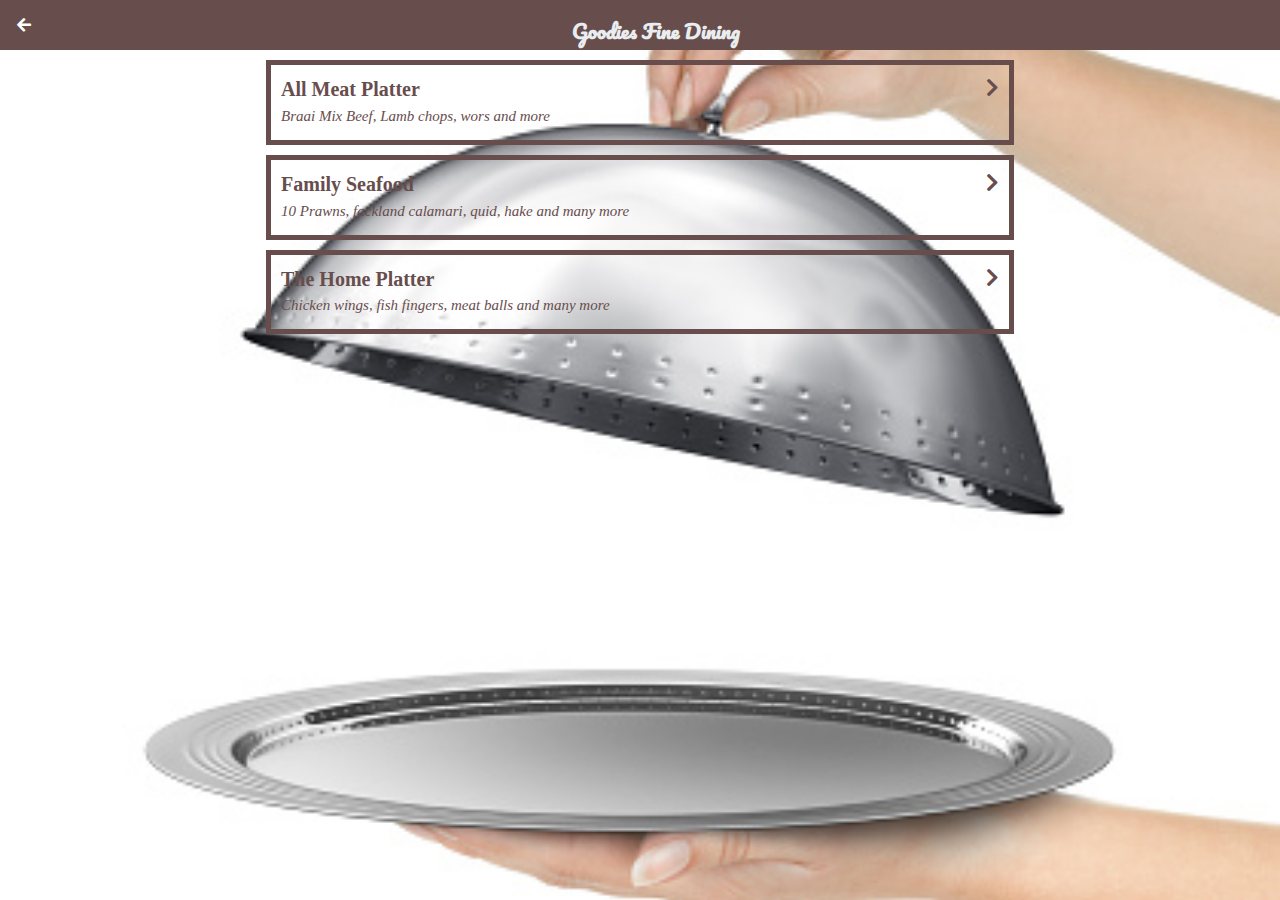
<file: platters.html>
<!DOCTYPE html>
<html>

<head>
    <title>Restaurant Menu | Platters</title>
    <link rel="stylesheet" href="style.css">
    <link rel="stylesheet" href="fontAwesome/css/all.css">
    <link rel="preconnect" href="https://fonts.googleapis.com">
    <link rel="preconnect" href="https://fonts.gstatic.com" crossorigin>
    <link href="https://fonts.googleapis.com/css2?family=Pacifico&display=swap" rel="stylesheet">
    <link rel="stylesheet" href="fontAwesome/css/all.css">

</head>

<body class="body-meals " style="background-image: url('images/platter.jpg');">

    <div class="header">
        <a href="index.html">
            <i class="fas fa-arrow-left"></i>
        </a>

        <h1 style="font-family: 'Pacifico', cursive; color: rgb(233, 237, 240); font-weight: bolder; font-size: 20px; text-align: center; ">Goodies Fine Dining</h1>

    </div>

    <div id="meals">

        <div class="meals-list">

            <a href="allMeatPlatter.html">
                <div class="meals-list-item">
                    <h1>All Meat Platter<i class="fas fa-chevron-right"></i></i>
                    </h1>

                    <p>Braai Mix Beef, Lamb chops, wors and more</p>
                </div>
            </a>

            <a href="familySeafood.html">
                <div class="meals-list-item">
                    <h1>Family Seafood<i class="fas fa-chevron-right"></i></i>
                    </h1>

                    <p>10 Prawns, fackland calamari, quid, hake and many more</p>
                </div>
            </a>

            <a href="homePlatter.html">
                <div class="meals-list-item">
                    <h1>The Home Platter<i class="fas fa-chevron-right"></i></i>
                    </h1>

                    <p>Chicken wings, fish fingers, meat balls and many more</p>
                </div>
            </a>
        </div>
    </div>
</body>

</html>
</file>
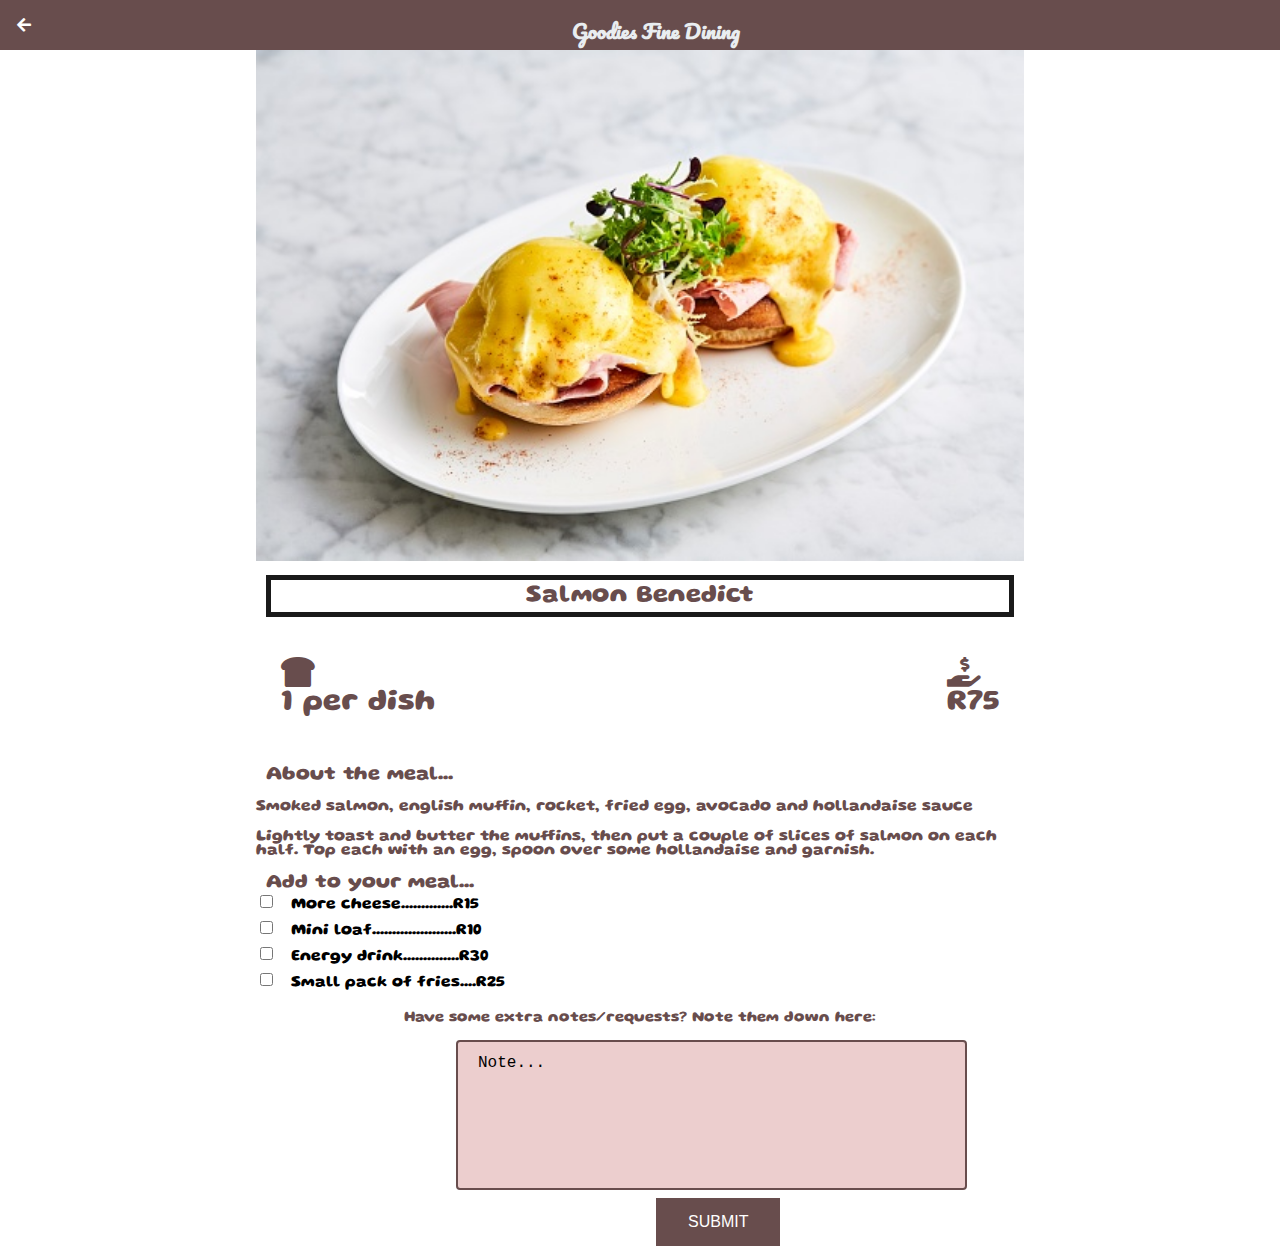
<file: salmonBenedict.html>
<!DOCTYPE html>
<html>

<head>
    <title>Restaurant Menu | Starters | Salmon Benedict</title>
    <link rel="stylesheet" href="style.css">
    <link rel="stylesheet" href="fontAwesome/css/all.css">
    <link rel="preconnect" href="https://fonts.googleapis.com">
    <link rel="preconnect" href="https://fonts.gstatic.com" crossorigin>
    <link href="https://fonts.googleapis.com/css2?family=Pacifico&display=swap" rel="stylesheet">


    <link rel="preconnect" href="https://fonts.googleapis.com">
    <link rel="preconnect" href="https://fonts.gstatic.com" crossorigin>
    <link href="https://fonts.googleapis.com/css2?family=Gluten:wght@100&family=Pacifico&display=swap" rel="stylesheet">


    <style>
        p,
        h1,
        h2,
        h3 {
            font-family: 'Gluten', cursive;
            color: rgb(104, 77, 77);
        }
    </style>
</head>

<body class="body-recipes">

    <div class="header">
        <a href="starters.html">
            <i class="fas fa-arrow-left"></i>
        </a>

        <h1 style="font-family: 'Pacifico', cursive; color: rgb(233, 237, 240); font-weight: bolder; font-size: 20px; text-align: center; ">Goodies Fine Dining</h1>

    </div>

    <div id="recipe">

        <div class="recipe-details">
            <img src="images/salmonbenedict.jpg">

            <h1>Salmon Benedict</h1>

            <div class="recipe-details-info">
                <p>
                    <p><b><i class="fas fa-bread-slice"></i><br><span>1 per dish</span></p>
                <p style="float: right;"><i class="fas fa-hand-holding-usd"></i>
                    <br><span>R75</span></p>
            </div>

            <div class="recipe-details-steps">
                <h2>About the meal...</h2>

                <p>Smoked salmon, english muffin, rocket, fried egg, avocado and hollandaise sauce</p>
                <p>Lightly toast and butter the muffins, then put a couple of slices of salmon on each half. Top each with an egg, spoon over some hollandaise and garnish.</p>
            </div>

            <div class="recipe-details-ingredients">
                <h2>Add to your meal...</h2>

                <input id="check-02" type="checkbox">
                <label for="check-02">More cheese.............R15</label>
                <br>
                <input id="check-03" type="checkbox">
                <label for="check-03">Mini loaf.....................R10</label>
                <br>
                <input id="check-04" type="checkbox">
                <label for="check-04">Energy drink..............R30</label>
                <br>
                <input id="check-05" type="checkbox">
                <label for="check-05">Small pack of fries....R25</label>
            </div>

            <h3 style="text-align: center; font-size: 15px;">Have some extra notes/requests? Note them down here:</h3>
            <form style="padding-left: 200px;">
                <textarea>Note...</textarea>
            </form>
            <a href="thankyou.html"><button class="button button1" style="margin-left: 400px;">SUBMIT</button></a>

        </div>
    </div>
</body>



</html>
</file>
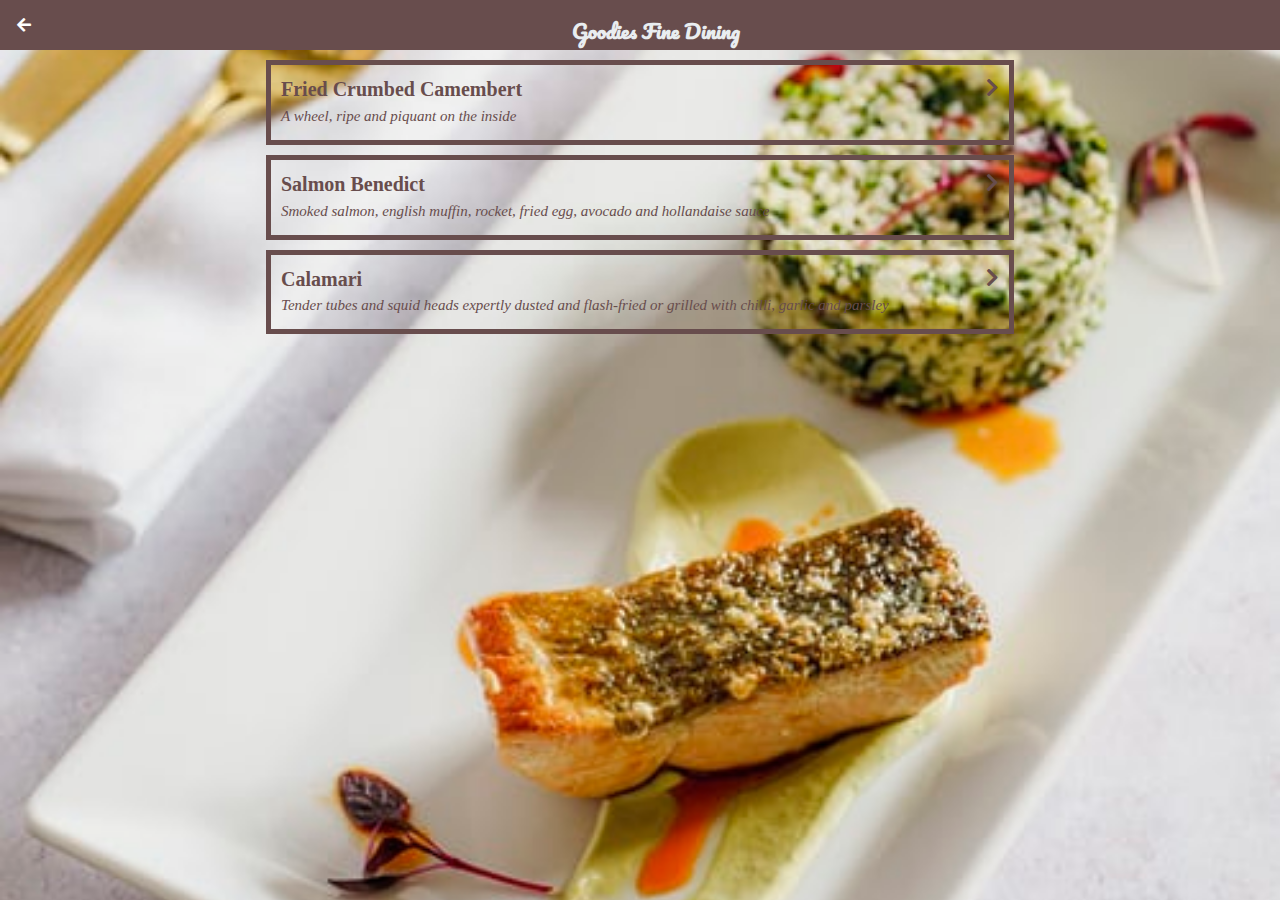
<file: starters.html>
<!DOCTYPE html>
<html>

<head>
    <title>Restaurant Menu | Starters</title>
    <link rel="stylesheet" href="style.css">
    <link rel="stylesheet" href="fontAwesome/css/all.css">
    <link rel="preconnect" href="https://fonts.googleapis.com">
    <link rel="preconnect" href="https://fonts.gstatic.com" crossorigin>
    <link href="https://fonts.googleapis.com/css2?family=Pacifico&display=swap" rel="stylesheet">
    <link rel="stylesheet" href="fontAwesome/css/all.css">

</head>

<body class="body-meals " style="background-image: url('images/starters.jpg');">

    <div class="header">
        <a href="index.html">
            <i class="fas fa-arrow-left"></i>
        </a>

        <h1 style="font-family: 'Pacifico', cursive; color: rgb(233, 237, 240); font-weight: bolder; font-size: 20px; text-align: center; ">Goodies Fine Dining</h1>

    </div>

    <div id="meals">

        <div class="meals-list">

            <a href="friedCrumbedCamembert.html">
                <div class="meals-list-item">
                    <h1>Fried Crumbed Camembert<i class="fas fa-chevron-right"></i></i>
                    </h1>

                    <p>A wheel, ripe and piquant on the inside</p>
                </div>
            </a>

            <a href="salmonBenedict.html">
                <div class="meals-list-item">
                    <h1>Salmon Benedict<i class="fas fa-chevron-right"></i></i>
                    </h1>

                    <p>Smoked salmon, english muffin, rocket, fried egg, avocado and hollandaise sauce</p>
                </div>
            </a>

            <a href="calamari.html">
                <div class="meals-list-item">
                    <h1>Calamari<i class="fas fa-chevron-right"></i></i>
                    </h1>

                    <p>Tender tubes and squid heads expertly dusted and flash-fried or grilled with chilli, garlic and parsley</p>
                </div>
            </a>
        </div>
    </div>
</body>

</html>
</file>
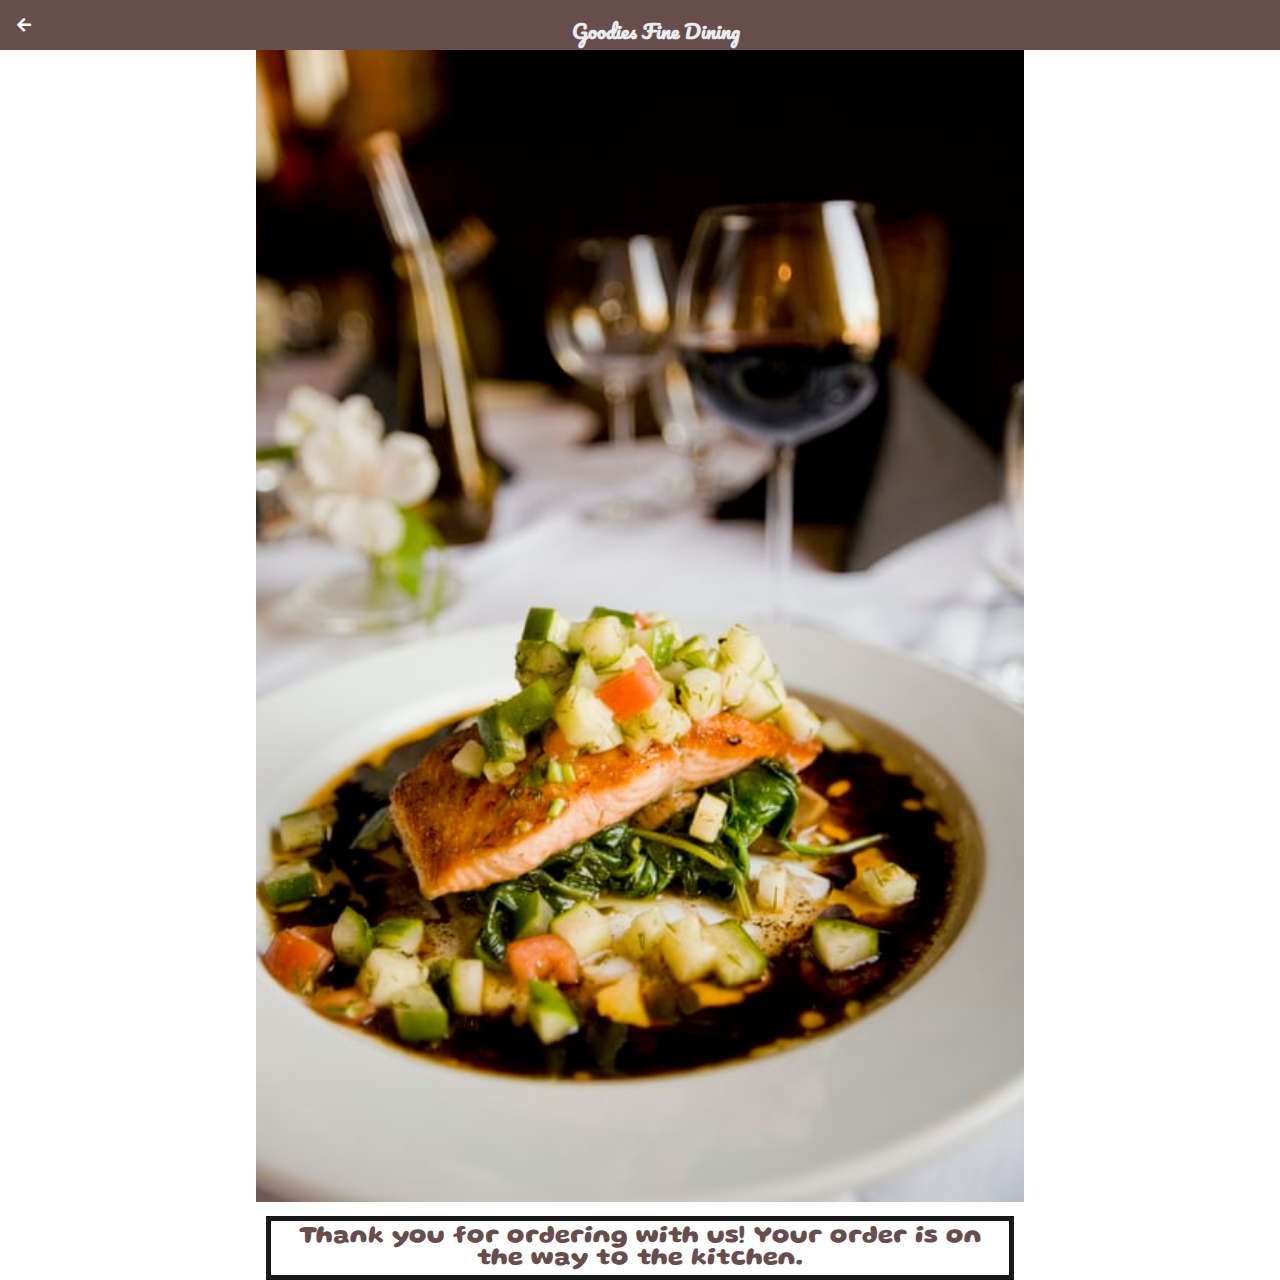
<file: thankyou.html>
<!DOCTYPE html>
<html>

<head>
    <title>Restaurant Menu | Starters | Salmon Benedict</title>
    <link rel="stylesheet" href="style.css">
    <link rel="stylesheet" href="fontAwesome/css/all.css">
    <link rel="preconnect" href="https://fonts.googleapis.com">
    <link rel="preconnect" href="https://fonts.gstatic.com" crossorigin>
    <link href="https://fonts.googleapis.com/css2?family=Pacifico&display=swap" rel="stylesheet">


    <link rel="preconnect" href="https://fonts.googleapis.com">
    <link rel="preconnect" href="https://fonts.gstatic.com" crossorigin>
    <link href="https://fonts.googleapis.com/css2?family=Gluten:wght@100&family=Pacifico&display=swap" rel="stylesheet">


    <style>
        p,
        h1,
        h2,
        h3 {
            font-family: 'Gluten', cursive;
            color: rgb(104, 77, 77);
        }
    </style>
</head>

<body class="body-recipes">

    <div class="header">
        <a href="starters.html">
            <i class="fas fa-arrow-left"></i>
        </a>

        <h1 style="font-family: 'Pacifico', cursive; color: rgb(233, 237, 240); font-weight: bolder; font-size: 20px; text-align: center; ">Goodies Fine Dining</h1>

    </div>

    <div id="recipe">

        <div class="recipe-details">
            <img src="images/fineDining.jpg">

            <h1>Thank you for ordering with us! Your order is on the way to the kitchen.</h1>
        </div>
    </div>
</body>



</html>
</file>
<file: style.css>
html {
        height: 100%;
    }
    
    body {
        font-family: 'Gluten', cursive;
        margin: 0;
        padding: 0;
        height: 100%;
    }
    
    .body-home {
        background-image: url('images/background-01-port.png');
        background-position: center;
        background-attachment: fixed;
        background-repeat: no-repeat;
        background-size: cover;
    }
    
    .body-meals {
        background-image: url('images/background-02-port.png');
        background-position: center;
        background-attachment: fixed;
        background-repeat: no-repeat;
        background-size: cover;
    }
    /***************HEADER**********/
    
    .header {
        background-color: rgb(104, 77, 77);
        width: 100%;
        height: 50px;
        top: 0;
        position: fixed;
        overflow: hidden;
        text-align: center;
    }
    
    .header i {
        float: left;
        padding: 17px 0px 0px 17px;
        color: #ffffff;
    }
    
    .header img {
        width: 150px;
        padding-top: 14px;
        padding-right: 25px;
    }
    /***************HOME PAGE**********/
    
    #home-logo-img {
        width: 50px;
        display: block;
        margin: auto;
        padding: 25px 10px 10px 10px;
    }
    
    #home-logo-text {
        width: auto;
        display: block;
        margin: auto;
        padding: 25px;
    }
    /************HOME PAGE MENU********/
    
    .home-menu-item {
        text-decoration: none;
        text-transform: uppercase;
        color: white;
        font-size: 25px;
        font-weight: bold;
        text-align: center;
        border: 5px solid white;
        display: block;
        margin: auto;
        margin-bottom: 10px;
        width: 80%;
    }
    /***************MEALS PAGE**********/
    
    #meals {
        padding-top: 50px;
    }
    /***************MEALS PAGE MENU**********/
    
    .meals-list a {
        text-decoration: none;
    }
    
    .meals-list-item {
        border: 5px solid rgb(104, 77, 77);
        margin: 10px;
    }
    
    .meals-list-item h1 {
        font-weight: bold;
        font-size: 20px;
        color: rgb(104, 77, 77);
        padding-left: 10px;
    }
    
    .meals-list-item i {
        float: right;
        color: rgb(104, 77, 77);
        padding-right: 10px;
    }
    
    .meals-list-item p {
        font-size: 15px;
        font-style: italic;
        color: rgb(104, 77, 77);
        margin-top: -7px;
        padding-left: 10px;
    }
    /***************RECIPE PAGE**********/
    
    #recipe {
        padding-top: 50px;
    }
    /***************RECIPE DETAILS**********/
    
    .recipe-details img {
        width: 100%;
    }
    
    .recipe-details h1 {
        font-size: 25px;
        text-align: center;
        border: 5px solid #1a1a1a;
        margin: 10px;
        padding: 5px;
    }
    
    .recipe-details h2 {
        font-size: 20px;
        text-align: left;
        margin: 0;
        margin-left: 10px;
    }
    
    .recipe-details-info {
        margin-left: 25px;
        margin-right: 25px;
    }
    
    .recipe-details-info p {
        font-size: 30px;
        display: inline-block;
    }
    
    .recipe-details-ingredients label {
        line-height: 25px;
        margin-left: 10px;
    }
    
    .recipe-details-steps {
        padding-top: 20px;
    }
    
    .recipe-details-steps ol {
        padding-left: 20px;
    }
    /***************RESPONSIVE LAYOUT**********/
    
    @media only screen and (min-width: 600px) {
        #meals {
            width: 80%;
            margin: auto;
        }
        #recipe {
            width: 80%;
            margin: auto;
        }
    }
    
    @media only screen and (min-width: 1000px) {
        #meals {
            width: 60%;
            margin: auto;
        }
        #recipe {
            width: 60%;
            margin: auto;
        }
    }
    
    @media only screen and (min-width: 1500px) {
        #meals {
            width: 40%;
            margin: auto;
        }
        #recipe {
            width: 40%;
            margin: auto;
        }
    }
    
    @media only screen and (min-width: 7200px) {
        .body-home {
            background-image: url('images/background-01-land.png');
        }
        .body-meals {
            background-image: url('images/background-02-land.png');
        }
    }
    
    textarea {
        width: 90%;
        height: 150px;
        padding: 12px 20px;
        box-sizing: border-box;
        border: 2px solid rgb(104, 77, 77);
        border-radius: 4px;
        background-color: #eccece;
        font-size: 16px;
        resize: none;
    }
    
    .button {
        border: none;
        color: white;
        padding: 15px 32px;
        text-align: center;
        text-decoration: none;
        display: inline-block;
        font-size: 16px;
        margin: 4px 2px;
        cursor: pointer;
    }
    
    .button1 {
        background-color: rgb(104, 77, 77);
    }
</file>
